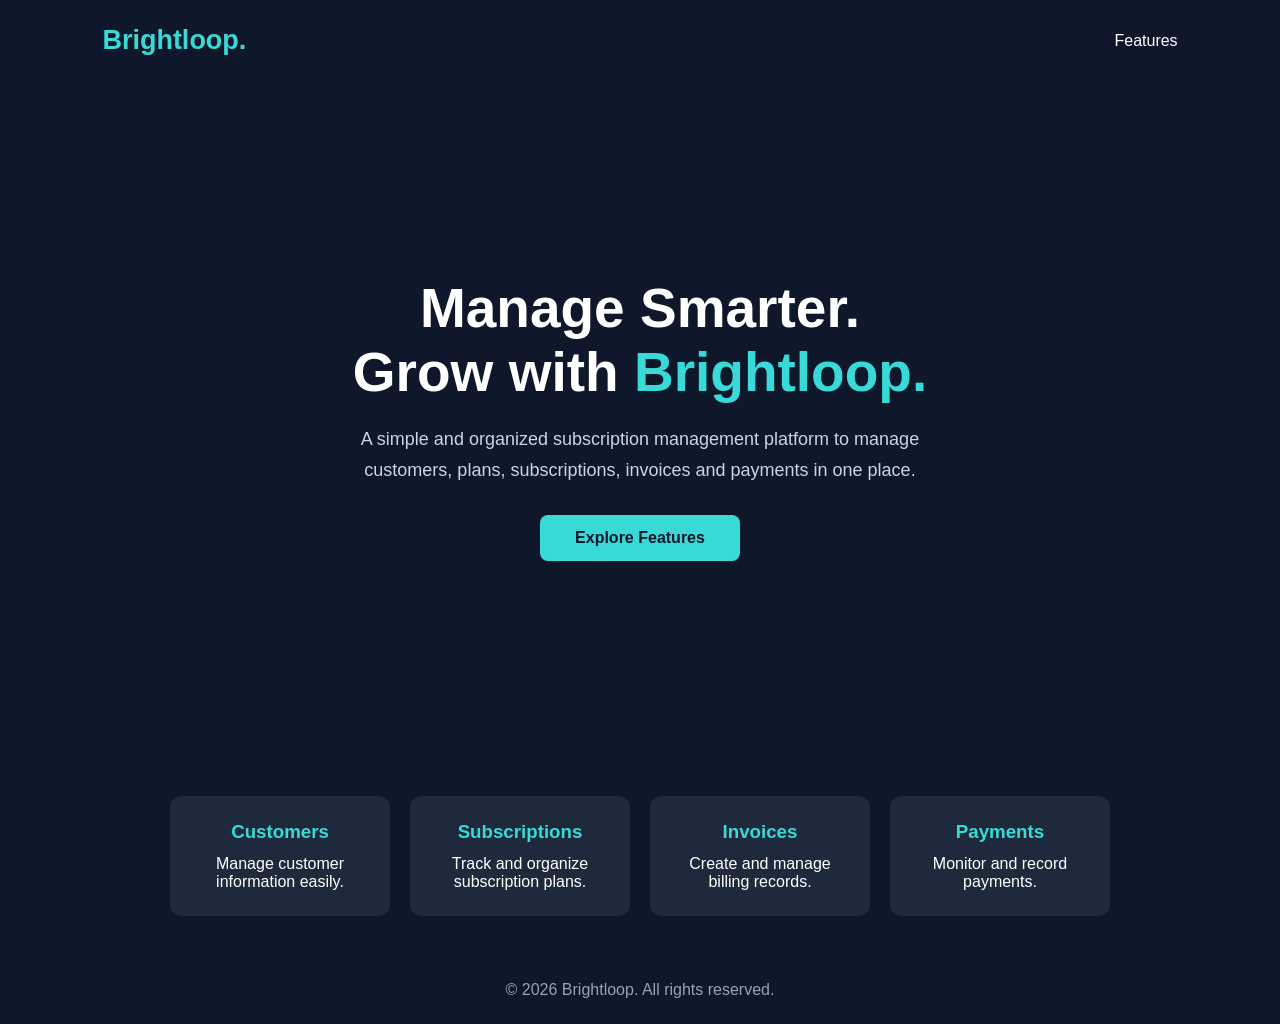
<file: frontend/templates/index.html>
<!DOCTYPE html>
<html lang="en">
<head>
    <meta charset="UTF-8">
    <meta name="viewport" content="width=device-width, initial-scale=1.0">
    <title>Brightloop | Subscription Management</title>

    <style>
        * {
            margin: 0;
            padding: 0;
            box-sizing: border-box;
            font-family: Arial, sans-serif;
        }

        body {
            background: #0f172a;
            color: white;
            min-height: 100vh;
        }

        nav {
            display: flex;
            justify-content: space-between;
            align-items: center;
            padding: 25px 8%;
        }

        .logo {
            font-size: 27px;
            font-weight: bold;
            color: #38d9d6;
        }

        nav a {
            color: white;
            text-decoration: none;
            margin-left: 25px;
        }

        .hero {
            min-height: 75vh;
            display: flex;
            flex-direction: column;
            justify-content: center;
            align-items: center;
            text-align: center;
            padding: 30px;
        }

        .hero h1 {
            font-size: 55px;
            margin-bottom: 20px;
        }

        .hero h1 span {
            color: #38d9d6;
        }

        .hero p {
            max-width: 650px;
            color: #cbd5e1;
            font-size: 18px;
            line-height: 1.7;
        }

        .btn {
            display: inline-block;
            margin-top: 30px;
            padding: 14px 35px;
            background: #38d9d6;
            color: #0f172a;
            border-radius: 8px;
            text-decoration: none;
            font-weight: bold;
        }

        .features {
            display: flex;
            flex-wrap: wrap;
            justify-content: center;
            gap: 20px;
            padding: 40px 8%;
        }

        .card {
            background: #1e293b;
            padding: 25px;
            border-radius: 12px;
            width: 220px;
            text-align: center;
        }

        .card h3 {
            color: #38d9d6;
            margin-bottom: 12px;
        }

        footer {
            text-align: center;
            padding: 25px;
            color: #94a3b8;
        }

        @media(max-width: 600px) {
            .hero h1 {
                font-size: 38px;
            }

            nav {
                padding: 20px;
            }
        }
    </style>
</head>

<body>

    <nav>
        <div class="logo">Brightloop.</div>
        <a href="#features">Features</a>
    </nav>

    <section class="hero">
        <h1>Manage Smarter.<br>
            Grow with <span>Brightloop.</span>
        </h1>

        <p>
            A simple and organized subscription management
            platform to manage customers, plans, subscriptions,
            invoices and payments in one place.
        </p>

        <a href="#features" class="btn">Explore Features</a>
    </section>

    <section class="features" id="features">

        <div class="card">
            <h3>Customers</h3>
            <p>Manage customer information easily.</p>
        </div>

        <div class="card">
            <h3>Subscriptions</h3>
            <p>Track and organize subscription plans.</p>
        </div>

        <div class="card">
            <h3>Invoices</h3>
            <p>Create and manage billing records.</p>
        </div>

        <div class="card">
            <h3>Payments</h3>
            <p>Monitor and record payments.</p>
        </div>

    </section>

    <footer>
        © 2026 Brightloop. All rights reserved.
    </footer>

</body>
</html>
</file>
